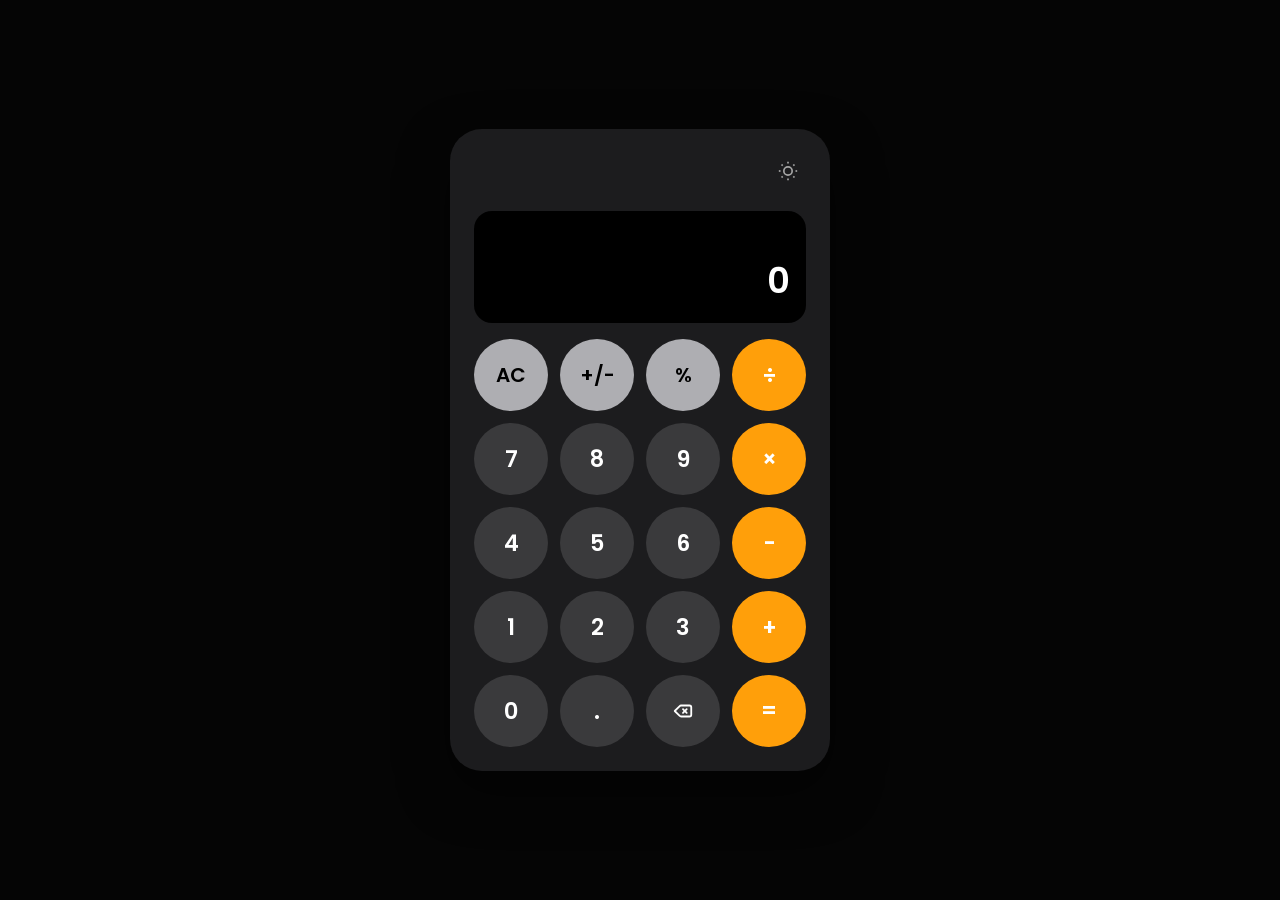
<file: index.html>
<!DOCTYPE html>
<html lang="en">
  <head>
    <meta charset="UTF-8" />
    <meta name="viewport" content="width=device-width, initial-scale=1.0" />
    <link rel="stylesheet" href="styles/styles.css" />
    <link href="https://fonts.googleapis.com/css2?family=Poppins:wght@400;500;600;700&display=swap" rel="stylesheet" />
    <title>Calculator Web App</title>
  </head>
  <body>
    <div id="app">
      <div class="calc-header">
        <button id="theme-toggle" aria-label="Toggle Theme">
          <svg class="sun-icon" viewBox="0 0 24 24" width="20" height="20" fill="none" stroke="currentColor" stroke-width="2"><circle cx="12" cy="12" r="5"></circle><line x1="12" y1="1" x2="12" y2="3"></line><line x1="12" y1="21" x2="12" y2="23"></line><line x1="4.22" y1="4.22" x2="5.64" y2="5.64"></line><line x1="18.36" y1="18.36" x2="19.78" y2="19.78"></line><line x1="1" y1="12" x2="3" y2="12"></line><line x1="21" y1="12" x2="23" y2="12"></line><line x1="4.22" y1="19.78" x2="5.64" y2="18.36"></line><line x1="18.36" y1="5.64" x2="19.78" y2="4.22"></line></svg>
          <svg class="moon-icon" viewBox="0 0 24 24" width="20" height="20" fill="none" stroke="currentColor" stroke-width="2" style="display:none;"><path d="M21 12.79A9 9 0 1 1 11.21 3 7 7 0 0 0 21 12.79z"></path></svg>
        </button>
      </div>

      <div class="display-container">
        <div id="history" aria-live="polite"></div>
        <input id="result" type="text" value="0" readonly aria-label="Calculation Result" />
      </div>

      <div id="keypad">
        <button id="clear" class="btn btn-meta">AC</button>
        <button id="plusminus" class="btn btn-meta">+/-</button>
        <button id="modulus" class="btn btn-meta">%</button>
        <button id="divide" class="btn btn-op">÷</button>

        <button id="seven" class="btn btn-num">7</button>
        <button id="eight" class="btn btn-num">8</button>
        <button id="nine" class="btn btn-num">9</button>
        <button id="multiply" class="btn btn-op">×</button>

        <button id="four" class="btn btn-num">4</button>
        <button id="five" class="btn btn-num">5</button>
        <button id="six" class="btn btn-num">6</button>
        <button id="subtract" class="btn btn-op">-</button>

        <button id="one" class="btn btn-num">1</button>
        <button id="two" class="btn btn-num">2</button>
        <button id="three" class="btn btn-num">3</button>
        <button id="add" class="btn btn-op">+</button>

        <button id="zero" class="btn btn-num">0</button>
        <button id="decimal" class="btn btn-num">.</button>
        <button id="backspace" class="btn btn-num" aria-label="Backspace">
          <svg height="22" width="22" viewBox="0 0 24 24" xmlns="http://www.w3.org/2000/svg">
            <path d="M19 5H9.83a3 3 0 0 0-2.12.88l-5.42 5.41a1 1 0 0 0 0 1.42l5.42 5.41a3 3 0 0 0 2.12.88H19a3 3 0 0 0 3-3V8a3 3 0 0 0-3-3Zm1 11a1 1 0 0 1-1 1H9.83a1.05 1.05 0 0 1-.71-.29L4.41 12l4.71-4.71A1.05 1.05 0 0 1 9.83 7H19a1 1 0 0 1 1 1Zm-3.29-6.71a1 1 0 0 0-1.42 0L14 10.59l-1.29-1.3a1 1 0 0 0-1.42 1.42l1.3 1.29l-1.3 1.29a1 1 0 0 0 0 1.42a1 1 0 0 0 1.42 0l1.29-1.3l1.29 1.3a1 1 0 0 0 1.42 0a1 1 0 0 0 0-1.42L15.41 12l1.3-1.29a1 1 0 0 0 0-1.42Z" fill="currentColor"/>
          </svg>
        </button>
        <button id="buttoneq" class="btn btn-eq">=</button>
      </div>
    </div>
    <script src="script/script.js"></script>
  </body>
</html>
</file>
<file: styles/styles.css>
:root {
  --bg-global: #050505;
  --bg-app: #1c1c1e;
  --bg-display: #000;
  --text-primary: #fff;
  --text-muted: #a6a6a6;
  --btn-num-bg: #3a3a3c;
  --btn-num-text: #fff;
  --btn-num-hover: #48484a;
  --btn-meta-bg: #aeaeb2;
  --btn-meta-text: #000;
  --btn-meta-hover: #c7c7cc;
  --btn-op-bg: #ff9f0a;
  --btn-op-text: #fff;
  --btn-op-hover: #ffb340;
  --shadow-app: rgb(0 0 0 / 50%) 0 20px 50px;
}

[data-theme="light"] {
  --bg-global: #f2f2f7;
  --bg-app: #fff;
  --bg-display: #f2f2f7;
  --text-primary: #000;
  --text-muted: #646466;
  --btn-num-bg: #e5e5ea;
  --btn-num-text: #000;
  --btn-num-hover: #d1d1d6;
  --btn-meta-bg: #acacb0;
  --btn-meta-text: #fff;
  --btn-meta-hover: #8e8e93;
  --btn-op-bg: #ff9500;
  --btn-op-text: #fff;
  --btn-op-hover: #e08500;
  --shadow-app: rgb(0 0 0 / 10%) 0 10px 30px;
}

* {
  margin: 0;
  padding: 0;
  box-sizing: border-box;
  font-family: Poppins, sans-serif;
  transition: background-color 0.25s ease, color 0.25s ease;
}

body {
  background-color: var(--bg-global);
  min-height: 100vh;
  display: flex;
  justify-content: center;
  align-items: center;
}

#app {
  background-color: var(--bg-app);
  width: 100%;
  max-width: 380px;
  border-radius: 32px;
  padding: 24px;
  box-shadow: var(--shadow-app);
  display: flex;
  flex-direction: column;
  gap: 16px;
}

.calc-header {
  display: flex;
  justify-content: flex-end;
}

#theme-toggle {
  background: none;
  border: none;
  cursor: pointer;
  color: var(--text-muted);
  padding: 8px;
  border-radius: 50%;
}

#theme-toggle:hover {
  background-color: var(--btn-num-hover);
  color: var(--text-primary);
}

.display-container {
  background-color: var(--bg-display);
  border-radius: 18px;
  padding: 16px;
  display: flex;
  flex-direction: column;
  justify-content: flex-end;
  min-height: 110px;
  word-break: break-all;
}

#history {
  color: var(--text-muted);
  font-size: 0.9rem;
  text-align: right;
  min-height: 1.4rem;
  font-weight: 400;
  margin-bottom: 4px;
}

#result {
  background: transparent;
  border: none;
  color: var(--text-primary);
  font-size: 2.2rem;
  font-weight: 600;
  text-align: right;
  width: 100%;
  outline: none;
}

#keypad {
  display: grid;
  grid-template-columns: repeat(4, 1fr);
  gap: 12px;
}

.btn {
  border: none;
  outline: none;
  height: 72px;
  border-radius: 50%;
  font-size: 1.4rem;
  font-weight: 600;
  cursor: pointer;
  display: flex;
  align-items: center;
  justify-content: center;
  user-select: none;
  transition: transform 0.08s ease, background-color 0.15s ease;
}

.btn:active {
  transform: scale(0.92);
}

.btn-num {
  background-color: var(--btn-num-bg);
  color: var(--btn-num-text);
}

.btn-num:hover,
.btn-num:focus-visible {
  background-color: var(--btn-num-hover);
}

.btn-meta {
  background-color: var(--btn-meta-bg);
  color: var(--btn-meta-text);
  font-size: 1.25rem;
}

.btn-meta:hover,
.btn-meta:focus-visible {
  background-color: var(--btn-meta-hover);
}

.btn-op {
  background-color: var(--btn-op-bg);
  color: var(--btn-op-text);
}

.btn-op:hover,
.btn-op:focus-visible {
  background-color: var(--btn-op-hover);
}

.btn-eq {
  background-color: var(--btn-op-bg);
  color: var(--btn-op-text);
}

.btn-eq:hover,
.btn-eq:focus-visible {
  background-color: var(--btn-op-hover);
}

.btn:focus-visible {
  box-shadow: 0 0 0 3px var(--text-primary);
}

@media (max-width: 400px) {
  #app {
    border-radius: 20px;
    padding: 16px;
  }

  .btn {
    height: 64px;
    font-size: 1.25rem;
  }

  #result {
    font-size: 1.8rem;
  }
}
</file>
